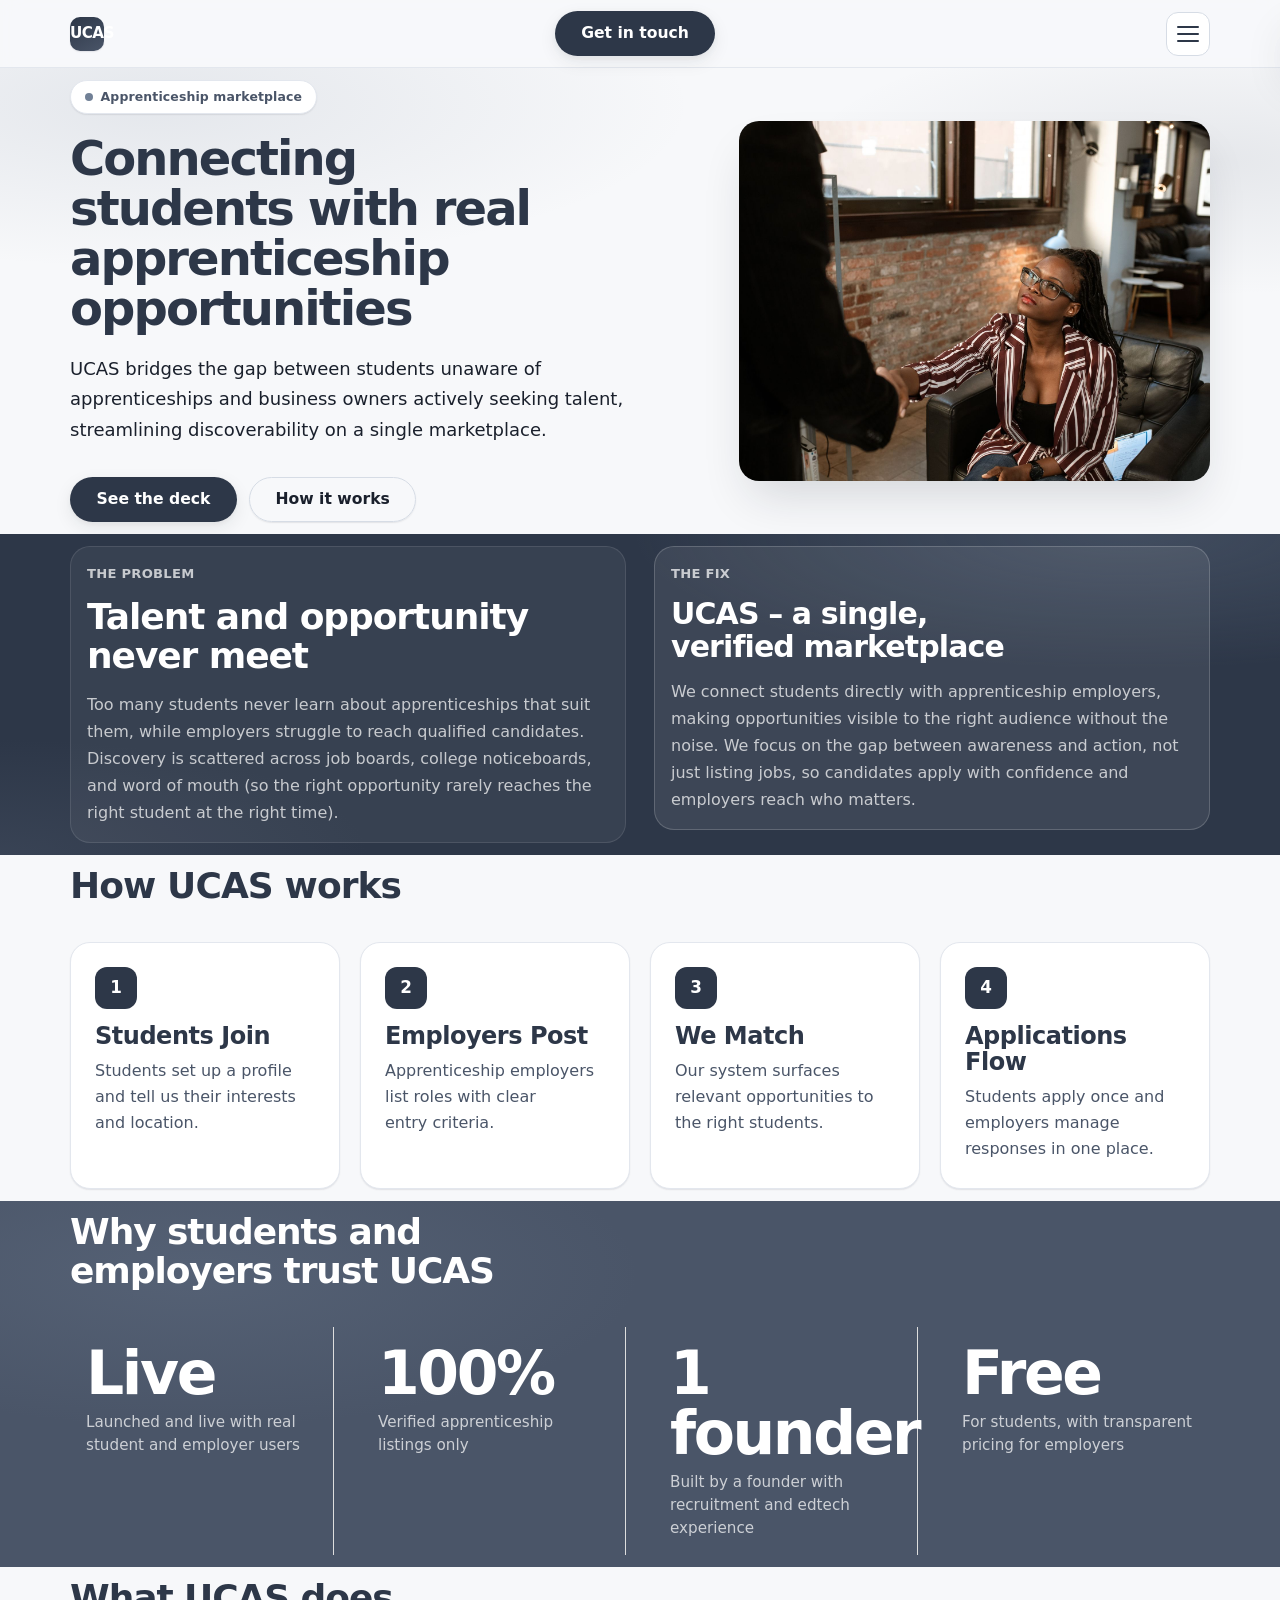
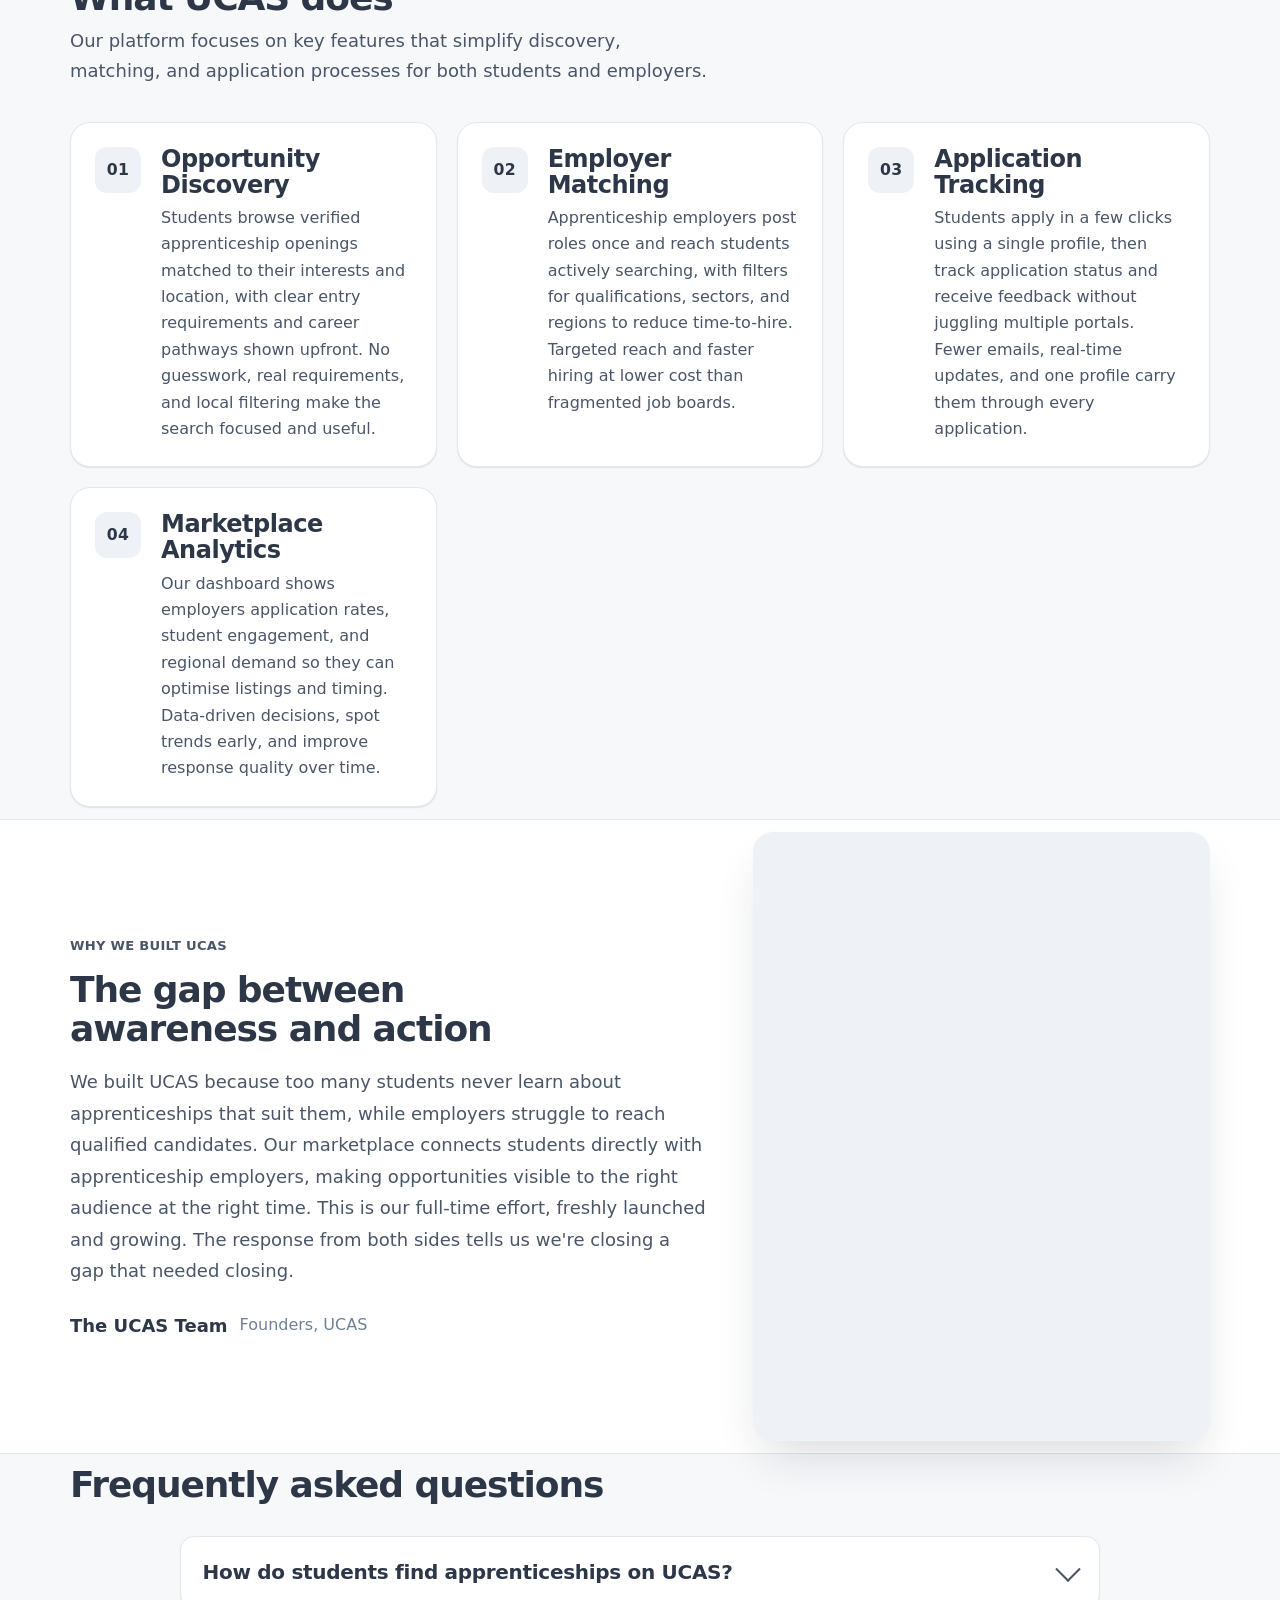
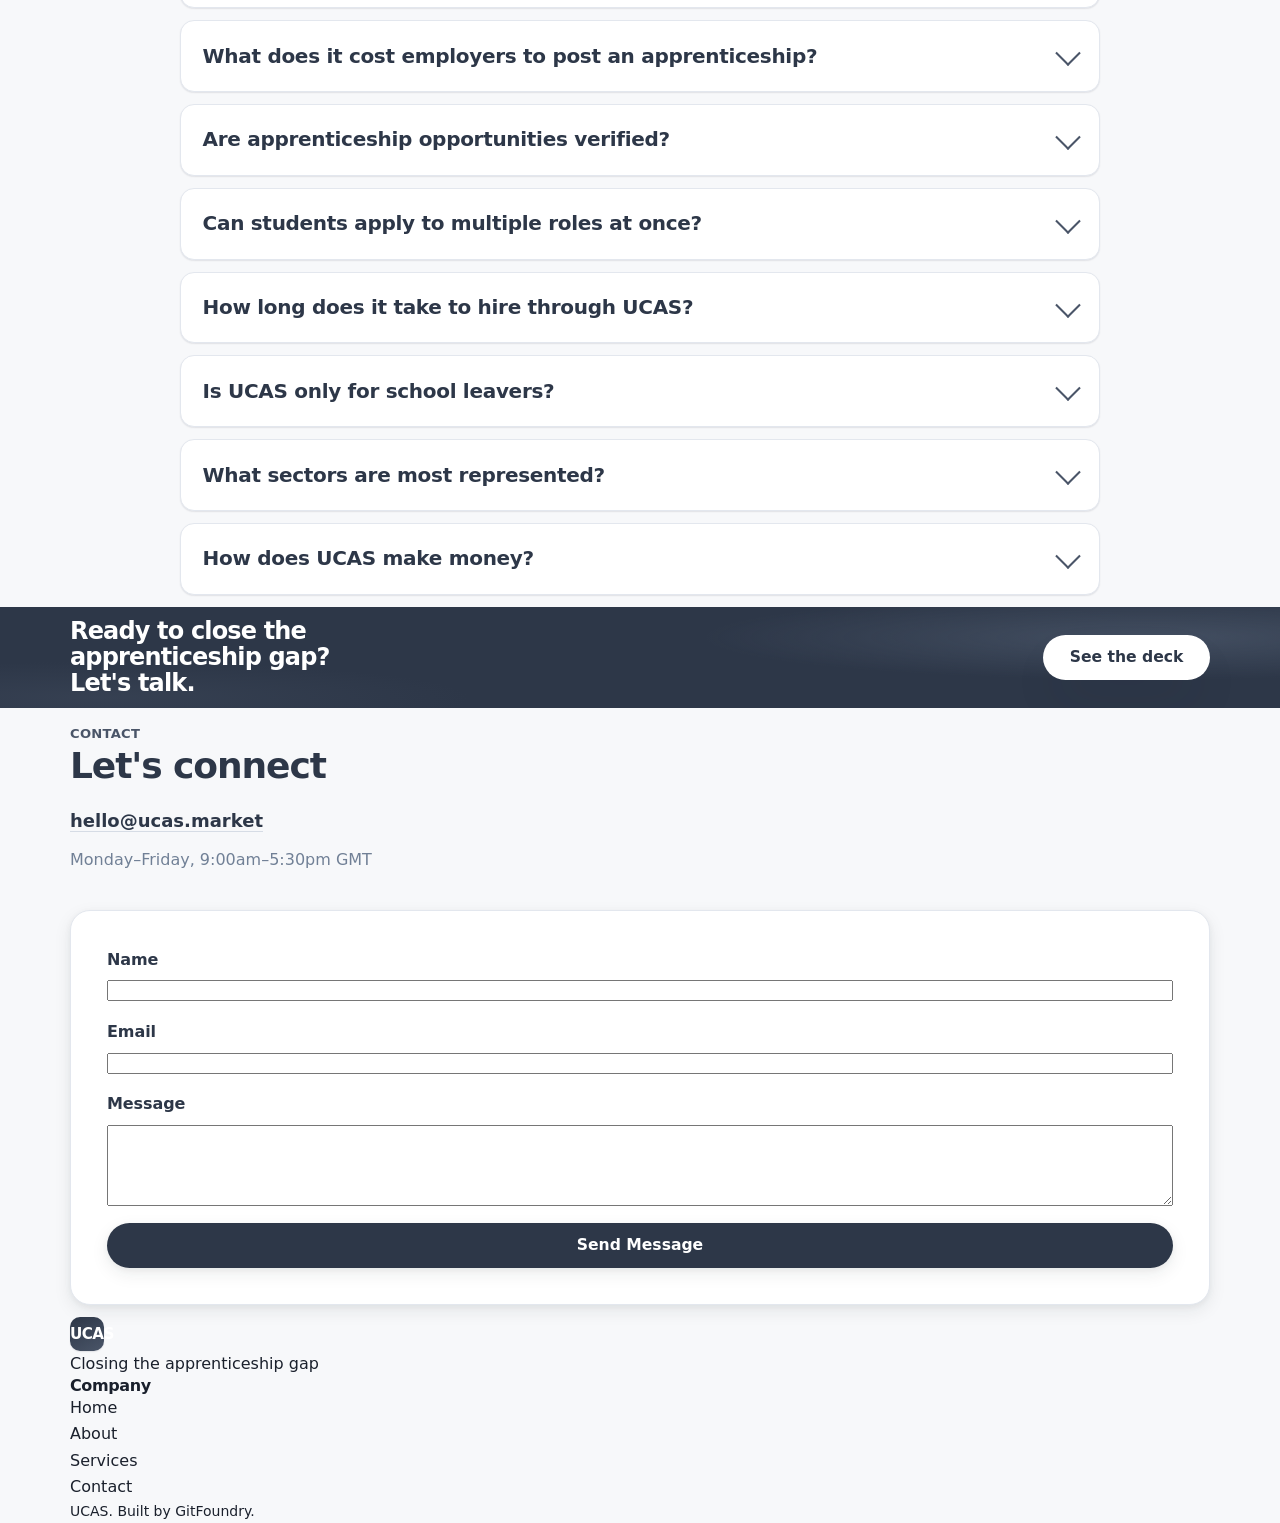
<file: index.html>
<!DOCTYPE html>
<html lang="en">
<head>
  <meta charset="utf-8">
  <meta name="viewport" content="width=device-width, initial-scale=1">
  <title>UCAS — Connecting students with apprenticeship opportunities</title>
  <meta name="description" content="UCAS is a UK marketplace connecting students with verified apprenticeship opportunities from employers actively hiring. Bridging awareness and entry.">
  <link rel="preconnect" href="https://fonts.googleapis.com">
  <link rel="preconnect" href="https://fonts.gstatic.com" crossorigin>
  <link href="https://fonts.googleapis.com/css2?family=DM+Sans:wght@700;800&family=Inter:wght@400;500;700;800&display=swap" rel="stylesheet">
  <link rel="stylesheet" href="styles.css">
  <style>
    @keyframes ucas-rise {
      from { opacity: 0; transform: translateY(14px); }
      to   { opacity: 1; transform: none; }
    }
    .hero-split__text > *,
    .hero-split__image {
      animation: ucas-rise 0.55s cubic-bezier(0.16, 1, 0.3, 1) both;
    }
    .hero-split__text > *:nth-child(1) { animation-delay: 0.06s; }
    .hero-split__text > *:nth-child(2) { animation-delay: 0.16s; }
    .hero-split__text > *:nth-child(3) { animation-delay: 0.26s; }
    .hero-split__image                 { animation-delay: 0.22s; }
    @media (prefers-reduced-motion: reduce) {
      .hero-split__text > *,
      .hero-split__image { animation: none; }
    }
  </style>
  <link rel="icon" href="favicon.svg" type="image/svg+xml">
  <meta property="og:title" content="UCAS">
  <meta property="og:description" content="UCAS is a UK marketplace connecting students with verified apprenticeship opportunities from employers actively hiring. Bridging awareness and entry.">
  <meta property="og:image" content="https://git-foundry.github.io/ucas/og-image.png">
  <meta property="og:url" content="https://git-foundry.github.io/ucas/index.html">
  <meta property="og:type" content="website">
  <meta name="twitter:card" content="summary_large_image">
</head>
<body>

<header class="site-header">
  <div class="container site-header__inner">
    <a href="index.html" class="brand" aria-label="UCAS — home">
      <span class="brand__mark">UCAS</span>
    </a>
    <nav class="primary-nav" aria-label="Primary">
      <a href="index.html">Home</a>
      <a href="about.html">About</a>
      <a href="services.html">Services</a>
      <a href="contact.html">Contact</a>
    </nav>
    <a href="contact.html" class="btn btn--primary nav-cta">Get in touch</a>
    <button class="nav-toggle" type="button" aria-label="Open menu" aria-expanded="false" aria-controls="mobile-menu">
      <span></span><span></span><span></span>
    </button>
  </div>
  <div class="mobile-backdrop" hidden></div>
  <div class="mobile-menu" id="mobile-menu" hidden>
    <nav aria-label="Mobile">
      <a href="index.html">Home</a>
      <a href="about.html">About</a>
      <a href="services.html">Services</a>
      <a href="contact.html">Contact</a>
      <a href="contact.html" class="btn btn--primary">Get in touch</a>
    </nav>
  </div>
</header>

<!-- 1. hero-split -->
<section class="hero-split" style="padding: 12px 0;">
  <div class="container hero-split__inner">
    <div class="hero-split__text">
      <span class="hero-split__eyebrow"><span class="dot" aria-hidden="true"></span> Apprenticeship marketplace</span>
      <h1 class="hero-split__headline" style="font-size: 48px;">Connecting students with real apprenticeship opportunities</h1>
      <p class="hero-split__sub" style="font-size: 18px;">UCAS bridges the gap between students unaware of apprenticeships and business owners actively seeking talent, streamlining discoverability on a single marketplace.</p>
      <div class="hero-split__ctas">
        <a href="#contact" class="btn btn--primary">See the deck</a>
        <a href="#services" class="btn btn--ghost">How it works</a>
      </div>
    </div>
    <div class="hero-split__image">
      <img src="assets/img/hero.jpg" alt="A businesswoman engages in a handshake during a job interview in a modern office setting." width="1200" height="800">
    </div>
  </div>
</section>

<!-- 2. problem-solution -->
<section class="problem-solution" style="padding: 12px 0;">
  <div class="container problem-solution__inner">
    <div class="problem-solution__problem" style="padding: 16px;">
      <p class="problem-solution__label">The problem</p>
      <h2 class="problem-solution__headline" style="font-size: 36px;">Talent and opportunity never meet</h2>
      <p class="problem-solution__body" style="font-size: 16px;">Too many students never learn about apprenticeships that suit them, while employers struggle to reach qualified candidates. Discovery is scattered across job boards, college noticeboards, and word of mouth (so the right opportunity rarely reaches the right student at the right time).</p>
    </div>
    <div class="problem-solution__answer" style="padding: 16px;">
      <p class="problem-solution__label">The fix</p>
      <h3 class="problem-solution__product" style="font-size: 30px;">UCAS – a single, verified marketplace</h3>
      <p class="problem-solution__body" style="font-size: 16px;">We connect students directly with apprenticeship employers, making opportunities visible to the right audience without the noise. We focus on the gap between awareness and action, not just listing jobs, so candidates apply with confidence and employers reach who matters.</p>
    </div>
  </div>
</section>

<!-- 3. how-it-works -->
<section class="how-it-works" id="services" style="padding: 12px 0;">
  <div class="container">
    <h2 class="how-it-works__title" style="font-size: 36px;">How UCAS works</h2>
    <ol class="how-it-works__steps">
      <li class="how-step">
        <span class="how-step__num" aria-hidden="true">1</span>
        <h3 class="how-step__heading" style="font-size: 24px;">Students Join</h3>
        <p class="how-step__desc" style="font-size: 16px;">Students set up a profile and tell us their interests and location.</p>
      </li>
      <li class="how-step">
        <span class="how-step__num" aria-hidden="true">2</span>
        <h3 class="how-step__heading" style="font-size: 24px;">Employers Post</h3>
        <p class="how-step__desc" style="font-size: 16px;">Apprenticeship employers list roles with clear entry criteria.</p>
      </li>
      <li class="how-step">
        <span class="how-step__num" aria-hidden="true">3</span>
        <h3 class="how-step__heading" style="font-size: 24px;">We Match</h3>
        <p class="how-step__desc" style="font-size: 16px;">Our system surfaces relevant opportunities to the right students.</p>
      </li>
      <li class="how-step">
        <span class="how-step__num" aria-hidden="true">4</span>
        <h3 class="how-step__heading" style="font-size: 24px;">Applications Flow</h3>
        <p class="how-step__desc" style="font-size: 16px;">Students apply once and employers manage responses in one place.</p>
      </li>
    </ol>
  </div>
</section>

<!-- 4. traction -->
<section class="traction" style="padding: 12px 0;">
  <div class="container traction__inner">
    <h2 class="traction__title" style="font-size: 36px;">Why students and employers trust UCAS</h2>
    <div class="traction-item" style="padding: 16px; border-right: 1px solid #ddd;">
      <span class="traction-item__value">Live</span>
      <span class="traction-item__label">Launched and live with real student and employer users</span>
    </div>
    <div class="traction-item" style="padding: 16px; border-right: 1px solid #ddd;">
      <span class="traction-item__value">100%</span>
      <span class="traction-item__label">Verified apprenticeship listings only</span>
    </div>
    <div class="traction-item" style="padding: 16px; border-right: 1px solid #ddd;">
      <span class="traction-item__value">1 founder</span>
      <span class="traction-item__label">Built by a founder with recruitment and edtech experience</span>
    </div>
    <div class="traction-item" style="padding: 16px;">
      <span class="traction-item__value">Free</span>
      <span class="traction-item__label">For students, with transparent pricing for employers</span>
    </div>
  </div>
</section>

<!-- 5. features-list -->
<section class="features-list" style="padding: 12px 0;">
  <div class="container">
    <h2 class="features-list__title" style="font-size: 36px;">What UCAS does</h2>
    <p class="features-list__lede" style="font-size: 18px;">Our platform focuses on key features that simplify discovery, matching, and application processes for both students and employers.</p>
    <ol class="features-list__items">
      <li class="features-list__item">
        <span class="features-list__num" aria-hidden="true">01</span>
        <div class="features-list__body">
          <h3 class="features-list__name" style="font-size: 24px;">Opportunity Discovery</h3>
          <p class="features-list__desc" style="font-size: 16px;">Students browse verified apprenticeship openings matched to their interests and location, with clear entry requirements and career pathways shown upfront. No guesswork, real requirements, and local filtering make the search focused and useful.</p>
        </div>
      </li>
      <li class="features-list__item">
        <span class="features-list__num" aria-hidden="true">02</span>
        <div class="features-list__body">
          <h3 class="features-list__name" style="font-size: 24px;">Employer Matching</h3>
          <p class="features-list__desc" style="font-size: 16px;">Apprenticeship employers post roles once and reach students actively searching, with filters for qualifications, sectors, and regions to reduce time-to-hire. Targeted reach and faster hiring at lower cost than fragmented job boards.</p>
        </div>
      </li>
      <li class="features-list__item">
        <span class="features-list__num" aria-hidden="true">03</span>
        <div class="features-list__body">
          <h3 class="features-list__name" style="font-size: 24px;">Application Tracking</h3>
          <p class="features-list__desc" style="font-size: 16px;">Students apply in a few clicks using a single profile, then track application status and receive feedback without juggling multiple portals. Fewer emails, real-time updates, and one profile carry them through every application.</p>
        </div>
      </li>
      <li class="features-list__item">
        <span class="features-list__num" aria-hidden="true">04</span>
        <div class="features-list__body">
          <h3 class="features-list__name" style="font-size: 24px;">Marketplace Analytics</h3>
          <p class="features-list__desc" style="font-size: 16px;">Our dashboard shows employers application rates, student engagement, and regional demand so they can optimise listings and timing. Data‑driven decisions, spot trends early, and improve response quality over time.</p>
        </div>
      </li>
    </ol>
  </div>
</section>

<!-- 6. founder-story -->
<section class="founder-story" style="padding: 12px 0;">
  <div class="container founder-story__inner">
    <div class="founder-story__text">
      <span class="founder-story__eyebrow">Why we built UCAS</span>
      <h2 class="founder-story__title" style="font-size: 36px;">The gap between awareness and action</h2>
      <p class="founder-story__body" style="font-size: 18px;">We built UCAS because too many students never learn about apprenticeships that suit them, while employers struggle to reach qualified candidates. Our marketplace connects students directly with apprenticeship employers, making opportunities visible to the right audience at the right time. This is our full‑time effort, freshly launched and growing. The response from both sides tells us we're closing a gap that needed closing.</p>
      <div class="founder-story__sig">
        <p class="founder-story__sig-name" style="font-size: 18px;">The UCAS Team</p>
        <p class="founder-story__sig-role" style="font-size: 16px;">Founders, UCAS</p>
      </div>
    </div>
    <div class="founder-story__image">
      <!-- Image removed due to missing file -->
    </div>
  </div>
</section>

<!-- 7. faq-accordion -->
<section class="faq-accordion" style="padding: 12px 0;">
  <div class="container">
    <h2 class="faq-accordion__title" style="font-size: 36px;">Frequently asked questions</h2>
    <div class="faq-accordion__list">
      <details class="faq-item">
        <summary class="faq-item__question" style="font-size: 20px;">How do students find apprenticeships on UCAS?</summary>
        <div class="faq-item__answer"><p style="font-size: 16px;">They create a simple profile and browse verified listings filtered by location, sector, and entry requirements, then apply with one click.</p></div>
      </details>
      <details class="faq-item">
        <summary class="faq-item__question" style="font-size: 20px;">What does it cost employers to post an apprenticeship?</summary>
        <div class="faq-item__answer"><p style="font-size: 16px;">Basic listings are free; promoted slots and analytics dashboards are available for a monthly fee.</p></div>
      </details>
      <details class="faq-item">
        <summary class="faq-item__question" style="font-size: 20px;">Are apprenticeship opportunities verified?</summary>
        <div class="faq-item__answer"><p style="font-size: 16px;">Yes, every listing is reviewed to confirm it is a genuine, currently open apprenticeship role.</p></div>
      </details>
      <details class="faq-item">
        <summary class="faq-item__question" style="font-size: 20px;">Can students apply to multiple roles at once?</summary>
        <div class="faq-item__answer"><p style="font-size: 16px;">Yes, students can apply to any number of matching roles and track each application separately.</p></div>
      </details>
      <details class="faq-item">
        <summary class="faq-item__question" style="font-size: 20px;">How long does it take to hire through UCAS?</summary>
        <div class="faq-item__answer"><p style="font-size: 16px;">Most employers report first qualified applications within 7 days of posting.</p></div>
      </details>
      <details class="faq-item">
        <summary class="faq-item__question" style="font-size: 20px;">Is UCAS only for school leavers?</summary>
        <div class="faq-item__answer"><p style="font-size: 16px;">No, any student aged 16+ seeking an apprenticeship can join, including college and university candidates.</p></div>
      </details>
      <details class="faq-item">
        <summary class="faq-item__question" style="font-size: 20px;">What sectors are most represented?</summary>
        <div class="faq-item__answer"><p style="font-size: 16px;">Currently engineering, healthcare, digital, and construction, with new sectors added monthly.</p></div>
      </details>
      <details class="faq-item">
        <summary class="faq-item__question" style="font-size: 20px;">How does UCAS make money?</summary>
        <div class="faq-item__answer"><p style="font-size: 16px;">Through optional promoted listings and premium employer subscriptions; core access for students remains free.</p></div>
      </details>
    </div>
  </div>
</section>

<!-- 8. cta-banner -->
<section class="cta-banner" style="padding: 12px 0;">
  <div class="container cta-banner__inner">
    <p class="cta-banner__hook" style="font-size: 24px;">Ready to close the apprenticeship gap? Let's talk.</p>
    <a href="#contact" class="btn btn--primary">See the deck</a>
  </div>
</section>

<!-- 9. contact-block -->
<section class="contact-block" id="contact" style="padding: 12px 0;">
  <div class="container contact-block__inner">
    <div class="contact-block__info">
      <span class="contact-block__eyebrow">Contact</span>
      <h2 class="contact-block__title" style="font-size: 36px;">Let's connect</h2>
      <p class="contact-block__email"><a href="mailto:hello@ucas.market" style="font-size: 18px;">hello@ucas.market</a></p>
      <p class="contact-block__hours" style="font-size: 16px;">Monday–Friday, 9:00am–5:30pm GMT</p>
    </div>
    <form class="contact-block__form">
      <input type="text" name="_gotcha" tabindex="-1" autocomplete="off" aria-hidden="true" style="position:absolute;left:-9999px">
      <div class="form-field">
        <label for="contact-name" class="form-label" style="font-size: 16px;">Name</label>
        <input id="contact-name" name="name" type="text" required>
      </div>
      <div class="form-field">
        <label for="contact-email" class="form-label" style="font-size: 16px;">Email</label>
        <input id="contact-email" name="email" type="email" required>
      </div>
      <div class="form-field">
        <label for="contact-message" class="form-label" style="font-size: 16px;">Message</label>
        <textarea id="contact-message" name="message" rows="5" required></textarea>
      </div>
      <button type="submit" class="btn btn--primary">Send Message</button>
    </form>
  </div>
</section>

<footer>
  <div class="container">
    <div>
      <span class="brand__mark">UCAS</span>
      <p style="font-size: 16px;">Closing the apprenticeship gap</p>
    </div>
    <nav aria-label="Footer">
      <h4>Company</h4>
      <ul>
        <li><a href="index.html" style="font-size: 16px;">Home</a></li>
        <li><a href="about.html" style="font-size: 16px;">About</a></li>
        <li><a href="services.html" style="font-size: 16px;">Services</a></li>
        <li><a href="contact.html" style="font-size: 16px;">Contact</a></li>
      </ul>
    </nav>
  </div>
  <div class="container">
    <p style="font-size: 14px;"> UCAS. Built by <a href="https://gitfoundry.co.uk" style="font-size: 14px;">GitFoundry</a>.</p>
  </div>
</footer>

<script>
  // Mobile nav toggle
  (function () {
    var toggle = document.querySelector('.nav-toggle');
    var menu = document.getElementById('mobile-menu');
    var backdrop = document.querySelector('.mobile-backdrop');
    if (!toggle || !menu) return;

    function setOpen(open) {
      toggle.setAttribute('aria-expanded', open ? 'true' : 'false');
      menu.hidden = !open;
      if (backdrop) backdrop.hidden = !open;
    }

    toggle.addEventListener('click', function () {
      var open = toggle.getAttribute('aria-expanded') === 'true';
      setOpen(!open);
    });

    if (backdrop) {
      backdrop.addEventListener('click', function () { setOpen(false); });
    }

    menu.addEventListener('click', function (e) {
      if (e.target.tagName === 'A') setOpen(false);
    });

    document.addEventListener('keydown', function (e) {
      if (e.key === 'Escape') setOpen(false);
    });
  })();

  // FAQ accordion — only one open at a time
  (function () {
    var items = document.querySelectorAll('.faq-item');
    if (!items.length) return;
    items.forEach(function (item) {
      item.addEventListener('toggle', function () {
        if (item.open) {
          items.forEach(function (other) {
            if (other !== item) other.open = false;
          });
        }
      });
    });
  })();
</script>

</body>
</html>
</file>
<file: styles.css>
/* =========================================================
   UCAS — Investor-facing one-pager
   Clean · airy · rounded · trustworthy
   ========================================================= */

/* ---------- Custom properties ---------- */
:root {
  /* Palette — fixed, do not alter */
  --color-primary: #2d3748;
  --color-secondary: #4a5568;
  --color-accent: #718096;
  --color-bg: #f7f8fa;
  --color-text: #1a202c;

  /* Derived neutrals, tinted toward the brand hue (no pure greys) */
  --ink: #1a202c;
  --ink-soft: #2d3748;
  --muted: #4a5568;
  --muted-2: #718096;
  --line: #e3e7ee;
  --line-2: #d6dce5;
  --surface: #ffffff;
  --surface-2: #eef1f6;
  --on-dark-soft: rgba(255,255,255,0.72);
  --on-dark-faint: rgba(255,255,255,0.16);

  /* Fonts — fixed */
  --font-display: "Plus Jakarta Sans", "Segoe UI", system-ui, sans-serif;
  --font-body: "Plus Jakarta Sans", "Segoe UI", system-ui, sans-serif;

  /* Spacing scale */
  --space-1: 0.25rem;
  --space-2: 0.5rem;
  --space-3: 0.75rem;
  --space-4: 1rem;
  --space-5: 1.5rem;
  --space-6: 2rem;
  --space-7: 2.75rem;
  --space-8: 3.5rem;
  --space-9: 5rem;
  --space-10: 7rem;

  /* Radius */
  --r-sm: 8px;
  --r-md: 14px;
  --r-lg: 20px;
  --r-pill: 999px;

  /* Shadow */
  --shadow-sm: 0 1px 2px rgba(26,32,44,0.06), 0 1px 1px rgba(26,32,44,0.04);
  --shadow-md: 0 6px 18px rgba(26,32,44,0.08), 0 2px 6px rgba(26,32,44,0.05);
  --shadow-lg: 0 24px 48px -12px rgba(26,32,44,0.16);
  --ring: 0 0 0 3px rgba(113,128,150,0.45);

  /* Layout */
  --container: 1180px;
  --container-narrow: 920px;

  /* Motion */
  --ease: cubic-bezier(0.22, 0.61, 0.36, 1);
  --dur: 0.28s;
}

/* ---------- Base ---------- */
* { box-sizing: border-box; }

html { -webkit-text-size-adjust: 100%; scroll-behavior: smooth; }

body {
  margin: 0;
  font-family: var(--font-body);
  font-weight: 400;
  color: var(--color-text);
  background-color: var(--color-bg);
  line-height: 1.65;
  font-size: 1rem;
  -webkit-font-smoothing: antialiased;
  text-rendering: optimizeLegibility;
}

img { max-width: 100%; height: auto; display: block; }

a { color: inherit; text-decoration: none; }

h1, h2, h3, h4 {
  font-family: var(--font-display);
  font-weight: 800;
  line-height: 1.08;
  letter-spacing: -0.025em;
  margin: 0;
  text-wrap: balance;
}

h1 { font-weight: 800; }
h2 { font-weight: 800; }
h3 { font-weight: 700; }

p { margin: 0; text-wrap: pretty; }

ul, ol { margin: 0; padding: 0; list-style: none; }

address { font-style: normal; }

/* Visible, accessible focus everywhere */
:focus-visible {
  outline: none;
  box-shadow: var(--ring);
  border-radius: var(--r-sm);
}

/* ---------- Layout utilities ---------- */
.container {
  width: 100%;
  max-width: var(--container);
  margin-inline: auto;
  padding-inline: 1.25rem;
}

/* ---------- Buttons ---------- */
.btn {
  --btn-bg: var(--color-primary);
  --btn-fg: #ffffff;
  display: inline-flex;
  align-items: center;
  justify-content: center;
  gap: 0.5rem;
  padding: 0.85rem 1.6rem;
  font-family: var(--font-display);
  font-weight: 700;
  font-size: 0.975rem;
  line-height: 1;
  border: 1px solid transparent;
  border-radius: var(--r-pill);
  background-color: var(--btn-bg);
  color: var(--btn-fg);
  cursor: pointer;
  transition: transform var(--dur) var(--ease),
              background-color var(--dur) var(--ease),
              box-shadow var(--dur) var(--ease),
              color var(--dur) var(--ease);
  -webkit-tap-highlight-color: transparent;
}

.btn:hover { transform: translateY(-1px); }
.btn:active { transform: translateY(0); }

.btn--primary {
  --btn-bg: var(--color-primary);
  --btn-fg: #ffffff;
  box-shadow: var(--shadow-md);
}
.btn--primary:hover {
  --btn-bg: var(--color-secondary);
  box-shadow: var(--shadow-lg);
}

.btn--ghost {
  --btn-bg: transparent;
  --btn-fg: var(--color-text);
  border-color: var(--line-2);
  box-shadow: var(--shadow-sm);
}
.btn--ghost:hover {
  --btn-bg: #ffffff;
  border-color: var(--color-accent);
  --btn-fg: var(--color-primary);
}

/* On dark surfaces ghost becomes inverted */
.is-dark .btn--ghost,
.btn--ghost.on-dark {
  --btn-fg: #ffffff;
  border-color: var(--on-dark-faint);
  background-color: transparent;
  box-shadow: none;
}
.is-dark .btn--ghost:hover,
.btn--ghost.on-dark:hover {
  background-color: rgba(255,255,255,0.08);
  border-color: rgba(255,255,255,0.45);
  --btn-fg: #ffffff;
  --btn-bg: transparent;
}

/* =========================================================
   Header / Nav
   ========================================================= */
.site-header {
  position: sticky;
  top: 0;
  z-index: 50;
  background-color: rgba(247,248,250,0.82);
  backdrop-filter: saturate(140%) blur(10px);
  -webkit-backdrop-filter: saturate(140%) blur(10px);
  border-bottom: 1px solid var(--line);
}

.site-header__inner {
  max-width: var(--container);
  margin-inline: auto;
  padding: 0.7rem 1.25rem;
  display: flex;
  align-items: center;
  gap: 1rem;
  justify-content: space-between;
}

.brand {
  display: inline-flex;
  align-items: center;
  gap: 0.6rem;
  font-family: var(--font-display);
  font-weight: 800;
  font-size: 1.18rem;
  letter-spacing: -0.03em;
  color: var(--ink); /* increased contrast */
}

.brand__mark {
  width: 34px;
  height: 34px;
  border-radius: 10px;
  background: linear-gradient(150deg, var(--color-primary), var(--color-secondary));
  display: grid;
  place-items: center;
  color: #fff;
  font-weight: 800;
  font-size: 0.95rem;
  letter-spacing: -0.04em;
  box-shadow: var(--shadow-sm);
}

.primary-nav { display: none; }
.primary-nav ul {
  display: flex;
  align-items: center;
  gap: 0.35rem;
}
.primary-nav a {
  display: inline-block;
  padding: 0.5rem 0.85rem;
  border-radius: var(--r-pill);
  font-weight: 500;
  color: var(--ink); /* increased contrast */
  font-size: 0.95rem;
  transition: color var(--dur) var(--ease), background-color var(--dur) var(--ease);
}
.primary-nav a:hover { color: var(--color-primary); background-color: var(--surface-2); }

.nav-cta { display: inline-flex; }

.nav-toggle {
  display: inline-flex;
  flex-direction: column;
  justify-content: center;
  gap: 5px;
  width: 44px;
  height: 44px;
  border: 1px solid var(--line-2);
  border-radius: 12px;
  background: var(--surface);
  cursor: pointer;
  padding: 0 10px;
}
.nav-toggle span {
  display: block;
  height: 2px;
  width: 100%;
  background: var(--color-primary);
  border-radius: 2px;
  transition: transform var(--dur) var(--ease), opacity var(--dur) var(--ease);
}
.nav-toggle[aria-expanded="true"] span:nth-child(1) { transform: translateY(7px) rotate(45deg); }
.nav-toggle[aria-expanded="true"] span:nth-child(2) { opacity: 0; }
.nav-toggle[aria-expanded="true"] span:nth-child(3) { transform: translateY(-7px) rotate(-45deg); }

/* Mobile menu */
.mobile-menu {
  position: fixed;
  inset: 0 0 0 auto;
  width: min(86vw, 360px);
  background: var(--surface);
  border-left: 1px solid var(--line);
  box-shadow: var(--shadow-lg);
  transform: translateX(100%);
  transition: transform var(--dur) var(--ease);
  z-index: 60;
  padding: 1.25rem;
  display: flex;
  flex-direction: column;
  gap: 0.5rem;
}
.mobile-menu[data-open="true"] { transform: translateX(0); }
.mobile-menu a {
  padding: 0.85rem 1rem;
  border-radius: var(--r-md);
  font-family: var(--font-display);
  font-weight: 700;
  color: var(--color-primary);
  font-size: 1.05rem;
}
.mobile-menu a:hover { background: var(--surface-2); }
.mobile-menu .btn { margin-top: 0.75rem; }
.mobile-backdrop {
  position: fixed;
  inset: 0;
  background: rgba(26,32,44,0.42);
  opacity: 0;
  pointer-events: none;
  transition: opacity var(--dur) var(--ease);
  z-index: 55;
}
.mobile-backdrop[data-open="true"] { opacity: 1; pointer-events: auto; }

/* =========================================================
   1. hero-split
   ========================================================= */
.hero-split {
  position: relative;
  padding-top: clamp(2.5rem, 5vw, 3.5rem);
  padding-bottom: clamp(3rem, 6vw, 5rem);
  background-color: var(--color-bg);
  overflow: hidden;
}
/* subtle large-scale atmosphere */
.hero-split::before {
  content: "";
  position: absolute;
  inset: 0;
  background:
    radial-gradient(60% 50% at 12% 8%, rgba(113,128,150,0.14), transparent 70%),
    radial-gradient(45% 40% at 95% 20%, rgba(74,85,104,0.10), transparent 72%);
  pointer-events: none;
  z-index: 0;
}
.hero-split__inner {
  position: relative;
  z-index: 1;
  display: grid;
  grid-template-columns: 1fr;
  gap: 2.25rem;
  align-items: center;
}
.hero-split__text { min-width: 0; }

.hero-split__eyebrow {
  display: inline-flex;
  align-items: center;
  gap: 0.5rem;
  padding: 0.35rem 0.85rem;
  border-radius: var(--r-pill);
  background: var(--surface);
  border: 1px solid var(--line);
  box-shadow: var(--shadow-sm);
  font-family: var(--font-display);
  font-weight: 700;
  font-size: 0.78rem;
  letter-spacing: 0.01em;
  color: var(--color-secondary);
  margin-bottom: 1.25rem;
}
.hero-split__eyebrow .dot {
  width: 8px; height: 8px; border-radius: 50%;
  background: var(--color-accent);
}

.hero-split__headline {
  font-size: clamp(3rem, 7vw, 5rem);
  font-weight: 800;
  letter-spacing: -0.04em;
  line-height: 1.04;
  color: var(--color-primary);
  margin-bottom: 1.25rem;
}
.hero-split__headline em {
  font-style: normal;
  color: var(--color-secondary);
  background: linear-gradient(180deg, transparent 62%, rgba(113,128,150,0.22) 0);
  padding: 0 0.08em;
}

.hero-split__sub {
  font-size: clamp(1.05rem, 1.5vw, 1.22rem);
  color: var(--ink); /* increased contrast */
  max-width: 56ch;
  line-height: 1.7;
  margin-bottom: 2rem;
}

.hero-split__ctas {
  display: flex;
  flex-wrap: wrap;
  gap: 0.75rem;
}

.hero-split__image {
  position: relative;
  border-radius: var(--r-lg);
  overflow: hidden;
  box-shadow: var(--shadow-lg);
  aspect-ratio: 4 / 3;
  background: var(--surface-2);
}
.hero-split__image img {
  width: 100%;
  height: 100%;
  object-fit: cover;
  display: block;
}
/* Offsets the hero image for a touch of asymmetry on wide screens */
.hero-split__image::after {
  content: "";
  position: absolute;
  inset: auto -10px -10px auto;
  width: 110px; height: 110px;
  border-radius: var(--r-lg);
  background: var(--color-accent);
  opacity: 0.16;
  z-index: -1;
}

@media (min-width: 700px) {
  .hero-split__inner {
    grid-template-columns: 1.25fr 1fr;
    gap: 2.75rem;
  }
  .hero-split__image { aspect-ratio: 5 / 4; }
}
@media (min-width: 1024px) {
  .hero-split { padding-top: clamp(3rem, 5vw, 4.5rem); }
  .hero-split__inner { gap: 3.5rem; grid-template-columns: 1.3fr 1fr; }
  .hero-split__image { aspect-ratio: 4 / 3.05; }
}

/* =========================================================
   2. problem-solution (dark)
   ========================================================= */
.problem-solution {
  background-color: var(--color-primary);
  color: #ffffff;
  padding: clamp(3.5rem, 7vw, 6rem) 0;
  position: relative;
  overflow: hidden;
}
.problem-solution::before {
  content: "";
  position: absolute;
  inset: 0;
  background:
    radial-gradient(55% 60% at 88% 0%, rgba(113,128,150,0.30), transparent 70%),
    radial-gradient(40% 50% at 0% 100%, rgba(74,85,104,0.40), transparent 72%);
  pointer-events: none;
}
.problem-solution__inner {
  position: relative;
  display: grid;
  grid-template-columns: 1fr;
  gap: 2.25rem;
}
.problem-solution__problem,
.problem-solution__answer {
  padding: clamp(1.5rem, 3vw, 2.25rem);
  border-radius: var(--r-lg);
  background: rgba(255,255,255,0.05);
  border: 1px solid rgba(255,255,255,0.10);
  min-width: 0;
}
.problem-solution__answer {
  background: rgba(255,255,255,0.08);
  border-color: rgba(255,255,255,0.18);
}
.problem-solution__label {
  font-family: var(--font-display);
  font-weight: 700;
  font-size: 0.82rem;
  letter-spacing: 0.02em;
  text-transform: uppercase;
  color: var(--on-dark-soft);
  margin-bottom: 0.85rem;
}
.problem-solution__headline {
  font-size: clamp(1.6rem, 3.2vw, 2.4rem);
  color: #ffffff;
  margin-bottom: 0.9rem;
  letter-spacing: -0.03em;
}
.problem-solution__product {
  font-size: clamp(1.5rem, 3vw, 2.1rem);
  color: #ffffff;
  margin-bottom: 0.9rem;
  letter-spacing: -0.03em;
}
.problem-solution__body {
  color: var(--on-dark-soft);
  line-height: 1.7;
  max-width: 62ch;
}
@media (min-width: 820px) {
  .problem-solution__inner {
    grid-template-columns: 1fr 1fr;
    gap: 1.75rem;
    align-items: start;
  }
}

/* =========================================================
   3. how-it-works
   ========================================================= */
.how-it-works {
  background-color: var(--color-bg);
  padding: clamp(3.5rem, 7vw, 5.5rem) 0;
}
.how-it-works__title {
  font-size: clamp(1.7rem, 3.2vw, 2.5rem);
  color: var(--color-primary);
  margin-bottom: 2.25rem;
  max-width: 18ch;
}
.how-it-works__steps {
  display: grid;
  grid-template-columns: 1fr;
  gap: 1rem;
  counter-reset: step;
}
.how-step {
  position: relative;
  background: var(--surface);
  border: 1px solid var(--line);
  border-radius: var(--r-lg);
  padding: 1.5rem 1.5rem 1.6rem;
  box-shadow: var(--shadow-sm);
  transition: transform var(--dur) var(--ease), box-shadow var(--dur) var(--ease);
  min-width: 0;
}
.how-step:hover {
  transform: translateY(-3px);
  box-shadow: var(--shadow-md);
}
.how-step__num {
  display: inline-grid;
  place-items: center;
  width: 42px; height: 42px;
  border-radius: 12px;
  background: var(--color-primary);
  color: #ffffff;
  font-family: var(--font-display);
  font-weight: 800;
  font-size: 1.05rem;
  margin-bottom: 0.9rem;
}
.how-step__heading {
  font-size: 1.2rem;
  color: var(--color-primary);
  margin-bottom: 0.5rem;
  letter-spacing: -0.02em;
}
.how-step__desc {
  color: var(--muted);
  font-size: 0.98rem;
  line-height: 1.65;
}
@media (min-width: 600px) {
  .how-it-works__steps { grid-template-columns: repeat(2, 1fr); }
}
@media (min-width: 940px) {
  .how-it-works__steps { grid-template-columns: repeat(4, 1fr); gap: 1.25rem; }
}

/* =========================================================
   4. traction (dark)
   ========================================================= */
.traction {
  background-color: var(--color-secondary);
  color: #ffffff;
  padding: clamp(3.5rem, 7vw, 5.5rem) 0;
  position: relative;
  overflow: hidden;
}
.traction::before {
  content: "";
  position: absolute;
  inset: 0;
  background: radial-gradient(50% 60% at 15% 20%, rgba(113,128,150,0.28), transparent 70%);
  pointer-events: none;
}
.traction__inner {
  position: relative;
  display: grid;
  gap: 2rem;
}
.traction__title {
  font-size: clamp(1.7rem, 3.2vw, 2.4rem);
  color: #ffffff;
  max-width: 24ch;
  letter-spacing: -0.03em;
}
.traction-item { min-width: 0; }
.traction-item__value {
  display: block;
  font-family: var(--font-display);
  font-weight: 800;
  font-size: clamp(2.5rem, 5vw, 3.75rem);
  line-height: 1;
  letter-spacing: -0.04em;
  color: #ffffff;
  margin-bottom: 0.5rem;
}
.traction-item__label {
  display: block;
  color: var(--on-dark-soft);
  font-size: 0.95rem;
  max-width: 26ch;
  line-height: 1.5;
}
.traction__inner {
  grid-template-columns: 1fr;
  grid-auto-rows: auto;
}
@media (min-width: 620px) {
  .traction__inner { grid-template-columns: repeat(2, 1fr); gap: 2.25rem 1.5rem; }
  .traction__title { grid-column: 1 / -1; }
}
@media (min-width: 980px) {
  .traction__inner { grid-template-columns: repeat(4, 1fr); gap: 1.75rem; }
  .traction__title { grid-column: 1 / -1; margin-bottom: 0.5rem; }
  .traction-item { padding-right: 1rem; border-right: 1px solid var(--on-dark-faint); }
  .traction-item:last-child { border-right: 0; padding-right: 0; }
}

/* =========================================================
   5. features-list
   ========================================================= */
.features-list {
  background-color: var(--color-bg);
  padding: clamp(3.5rem, 7vw, 5.5rem) 0;
}
.features-list__title {
  font-size: clamp(1.7rem, 3.2vw, 2.5rem);
  color: var(--color-primary);
  margin-bottom: 0.5rem;
  letter-spacing: -0.03em;
}
.features-list__lede {
  color: var(--muted);
  max-width: 56ch;
  margin-bottom: 2.25rem;
  font-size: 1.05rem;
}
.features-list__items {
  display: grid;
  grid-template-columns: 1fr;
  gap: 1rem;
}
.features-list__item {
  display: grid;
  grid-template-columns: auto 1fr;
  gap: 1rem 1.25rem;
  align-items: start;
  background: var(--surface);
  border: 1px solid var(--line);
  border-radius: var(--r-lg);
  padding: 1.5rem;
  box-shadow: var(--shadow-sm);
  min-width: 0;
  transition: transform var(--dur) var(--ease), box-shadow var(--dur) var(--ease);
}
.features-list__item:hover { transform: translateY(-2px); box-shadow: var(--shadow-md); }
.features-list__num {
  display: inline-grid;
  place-items: center;
  min-width: 46px;
  height: 46px;
  border-radius: 12px;
  background: var(--surface-2);
  color: var(--color-primary);
  font-family: var(--font-display);
  font-weight: 800;
  font-size: 0.98rem;
  letter-spacing: 0.02em;
}
.features-list__body { min-width: 0; }
.features-list__name {
  font-size: 1.18rem;
  color: var(--color-primary);
  margin-bottom: 0.4rem;
  letter-spacing: -0.02em;
}
.features-list__desc {
  color: var(--muted);
  font-size: 0.98rem;
  line-height: 1.65;
  overflow-wrap: break-word;
}
@media (min-width: 720px) {
  .features-list__items { grid-template-columns: repeat(2, 1fr); gap: 1.25rem; }
}
@media (min-width: 1024px) {
  .features-list__items { grid-template-columns: repeat(3, 1fr); }
}

/* =========================================================
   6. founder-story
   ========================================================= */
.founder-story {
  background-color: var(--surface);
  padding: clamp(3.5rem, 7vw, 5.5rem) 0;
  border-top: 1px solid var(--line);
  border-bottom: 1px solid var(--line);
}
.founder-story__inner {
  display: grid;
  grid-template-columns: 1fr;
  gap: 2rem;
  align-items: center;
}
.founder-story__text { min-width: 0; }

.founder-story__eyebrow {
  display: inline-block;
  margin-bottom: 0.9rem;
  font-family: var(--font-display);
  font-weight: 700;
  font-size: 0.82rem;
  letter-spacing: 0.02em;
  text-transform: uppercase;
  color: var(--color-secondary);
}
.founder-story__title {
  font-size: clamp(1.8rem, 3.5vw, 2.6rem);
  color: var(--color-primary);
  margin-bottom: 1.1rem;
  letter-spacing: -0.03em;
}
.founder-story__body {
  color: var(--muted);
  font-size: 1.08rem;
  line-height: 1.75;
  max-width: 60ch;
}
.founder-story__sig {
  margin-top: 1.5rem;
  display: flex;
  align-items: center;
  gap: 0.75rem;
}
.founder-story__sig-name {
  font-family: var(--font-display);
  font-weight: 800;
  color: var(--color-primary);
  font-size: 1.02rem;
}
.founder-story__sig-role {
  font-size: 0.9rem;
  color: var(--muted-2);
}

.founder-story__image {
  border-radius: var(--r-lg);
  overflow: hidden;
  box-shadow: var(--shadow-lg);
  aspect-ratio: 3 / 4;
  background: var(--surface-2);
  max-width: 360px;
  justify-self: center;
}
.founder-story__image img {
  width: 100%; height: 100%; object-fit: cover; display: block;
}
@media (min-width: 700px) {
  .founder-story__inner { grid-template-columns: 1.4fr 1fr; gap: 2.75rem; }
  .founder-story__image { max-width: none; justify-self: stretch; }
}
@media (min-width: 1024px) {
  .founder-story__image { max-width: 500px; }
}

/* =========================================================
   7. faq-accordion
   ========================================================= */
.faq-accordion {
  background-color: var(--color-bg);
  padding: clamp(3.5rem, 7vw, 5.5rem) 0;
}
.faq-accordion__title {
  font-size: clamp(1.7rem, 3.2vw, 2.5rem);
  color: var(--color-primary);
  margin-bottom: 2rem;
  letter-spacing: -0.03em;
}
.faq-accordion__list {
  display: grid;
  gap: 0.75rem;
  max-width: var(--container-narrow);
  margin-inline: auto;
}
.faq-item {
  background: var(--surface);
  border: 1px solid var(--line);
  border-radius: var(--r-md);
  padding: 0;
  box-shadow: var(--shadow-sm);
  transition: box-shadow var(--dur) var(--ease), border-color var(--dur) var(--ease);
  overflow: hidden;
}
.faq-item[open] { box-shadow: var(--shadow-md); border-color: var(--line-2); }
.faq-item__question {
  display: flex;
  align-items: center;
  justify-content: space-between;
  gap: 1rem;
  padding: 1.15rem 1.35rem;
  font-family: var(--font-display);
  font-weight: 700;
  font-size: 1.04rem;
  color: var(--color-primary);
  cursor: pointer;
  list-style: none;
  letter-spacing: -0.015em;
}
.faq-item__question::-webkit-details-marker { display: none; }
.faq-item__question::after {
  content: "";
  width: 16px; height: 16px;
  flex: 0 0 auto;
  border-right: 2px solid var(--color-secondary);
  border-bottom: 2px solid var(--color-secondary);
  transform: rotate(45deg) translate(-2px, -2px);
  transition: transform var(--dur) var(--ease);
}
.faq-item[open] .faq-item__question::after {
  transform: rotate(-135deg) translate(-2px, 2px);
}
.faq-item__answer {
  padding: 0 1.35rem 1.3rem;
  color: var(--muted);
  line-height: 1.7;
  max-width: 72ch;
}
.faq-item__answer p { overflow-wrap: break-word; }

/* =========================================================
   8. cta-banner (dark)
   ========================================================= */
.cta-banner {
  background-color: var(--color-primary);
  color: #ffffff;
  padding: clamp(3rem, 7vw, 5rem) 0;
  position: relative;
  overflow: hidden;
}
.cta-banner::before {
  content: "";
  position: absolute;
  inset: 0;
  background:
    radial-gradient(50% 60% at 90% 30%, rgba(113,128,150,0.32), transparent 70%),
    radial-gradient(40% 50% at 8% 90%, rgba(74,85,104,0.30), transparent 72%);
  pointer-events: none;
}
.cta-banner__inner {
  position: relative;
  display: flex;
  flex-direction: column;
  gap: 1.5rem;
  align-items: flex-start;
}
.cta-banner__hook {
  font-family: var(--font-display);
  font-weight: 800;
  font-size: clamp(1.8rem, 4vw, 3rem);
  line-height: 1.08;
  letter-spacing: -0.035em;
  color: #ffffff;
  max-width: 18ch;
}
.cta-banner .btn--primary {
  --btn-bg: #ffffff;
  --btn-fg: var(--color-primary);
  box-shadow: var(--shadow-lg);
}
.cta-banner .btn--primary:hover { --btn-bg: #edf1f7; }
@media (min-width: 820px) {
  .cta-banner__inner {
    flex-direction: row;
    align-items: center;
    justify-content: space-between;
    gap: 2.5rem;
  }
  .cta-banner__hook { max-width: 20ch; }
}

/* =========================================================
   9. contact-block
   ========================================================= */
.contact-block {
  background-color: var(--color-bg);
  padding: clamp(3.5rem, 7vw, 5.5rem) 0;
}
.contact-block__inner {
  display: grid;
  grid-template-columns: 1fr;
  gap: 2.25rem;
}
.contact-block__info { min-width: 0; }
.contact-block__eyebrow {
  font-family: var(--font-display);
  font-weight: 700;
  font-size: 0.82rem;
  letter-spacing: 0.02em;
  text-transform: uppercase;
  color: var(--color-secondary);
  margin-bottom: 0.85rem;
}
.contact-block__title {
  font-size: clamp(1.7rem, 3.2vw, 2.4rem);
  color: var(--color-primary);
  margin-bottom: 1.25rem;
  letter-spacing: -0.03em;
}
.contact-block__phone,
.contact-block__email {
  margin-bottom: 0.65rem;
}
.contact-block__phone a,
.contact-block__email a {
  font-family: var(--font-display);
  font-weight: 700;
  color: var(--color-primary);
  font-size: 1.08rem;
  text-decoration: underline;
  text-decoration-color: var(--line-2);
  text-underline-offset: 4px;
  transition: color var(--dur) var(--ease);
  overflow-wrap: break-word;
}
.contact-block__phone a:hover,
.contact-block__email a:hover { color: var(--color-secondary); }
.contact-block__address {
  margin-top: 1rem;
  padding-top: 1rem;
  border-top: 1px solid var(--line);
  color: var(--muted);
  line-height: 1.7;
  font-style: normal;
}
.contact-block__hours {
  margin-top: 0.75rem;
  color: var(--muted-2);
  font-size: 0.95rem;
}

.contact-block__form {
  background: var(--surface);
  border: 1px solid var(--line);
  border-radius: var(--r-lg);
  padding: clamp(1.5rem, 3vw, 2.25rem);
  box-shadow: var(--shadow-md);
  display: grid;
  gap: 1.1rem;
  min-width: 0;
}
.form-field { display: grid; gap: 0.45rem; min-width: 0; }
.form-label {
  font-family: var(--font-display);
  font-weight: 700;
  font-size: 0.9rem;
  color: var(--color-primary);
  letter-spacing: -0.005em;
}
.form-input {
  background: var(--surface-2);
  border: 1px solid var(--line-2);
  border-radius: var(--r-sm);
  padding: 0.7rem 0.9rem;
  font-family: var(--font-body);
  font-size: 1rem;
  color: var(--color-text);
  width: 100%;
}
.form-input:focus {
  outline: none;
  border-color: var(--color-primary);
  box-shadow: var(--ring);
}
.form-submit {
  --btn-bg: var(--color-primary);
  --btn-fg: #ffffff;
  padding: 0.85rem 1.6rem;
  font-family: var(--font-display);
  font-weight: 700;
  font-size: 0.975rem;
  line-height: 1;
  border: 1px solid transparent;
  border-radius: var(--r-pill);
  background-color: var(--btn-bg);
  color: var(--btn-fg);
  cursor: pointer;
  transition: transform var(--dur) var(--ease),
              background-color var(--dur) var(--ease),
              box-shadow var(--dur) var(--ease),
              color var(--dur) var(--ease);
}
.form-submit:hover {
  transform: translateY(-1px);
  --btn-bg: var(--color-secondary);
  box-shadow: var(--shadow-md);
}
</file>
